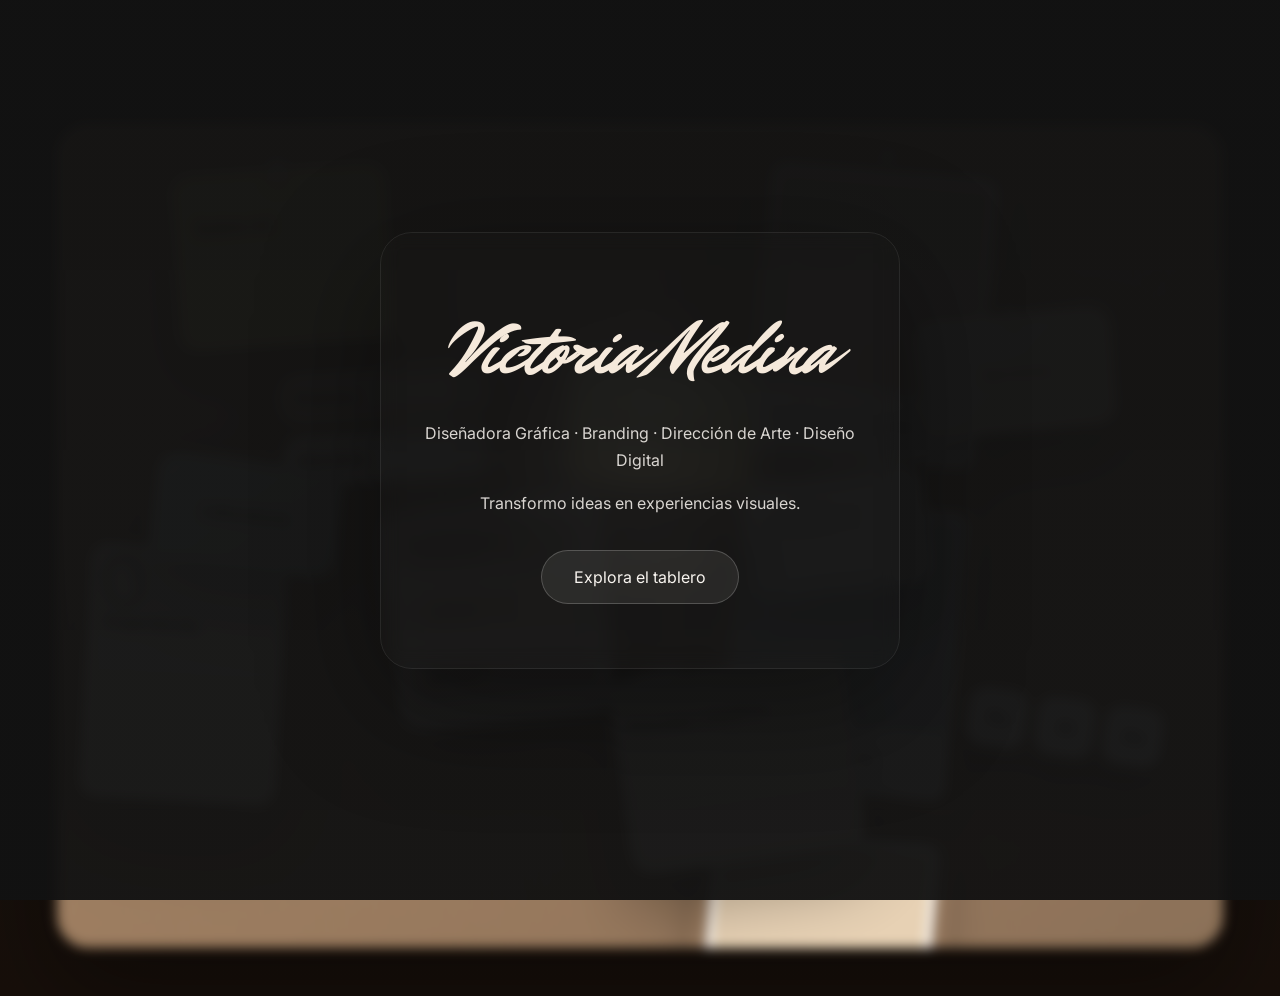
<file: index.html>
<!DOCTYPE html>
<html lang="es">
  <head>
    <meta charset="UTF-8" />
    <meta name="viewport" content="width=device-width, initial-scale=1.0" />
    <title>Victoria Medina | Portafolio Creativo</title>
    <link rel="preconnect" href="https://fonts.googleapis.com" />
    <link rel="preconnect" href="https://fonts.gstatic.com" crossorigin />
    <link
      href="https://fonts.googleapis.com/css2?family=Inter:wght@400;500;600;700;800&family=Mr+Dafoe&display=swap"
      rel="stylesheet"
    />
    <link rel="stylesheet" href="styles.css" />
  </head>
  <body>
    <div class="intro-overlay" id="introOverlay">
      <div class="intro-film"></div>
      <div class="intro-copy">
        <p class="headline">Victoria Medina</p>
        <p class="subline">Diseñadora Gráfica · Branding · Dirección de Arte · Diseño Digital</p>
        <p class="phrase" id="openingPhrase">Transformo ideas en experiencias visuales.</p>
        <button class="enter-button" id="enterButton">Explora el tablero</button>
      </div>
    </div>

    <main class="studio" id="studio">
      <section class="cork-wall" id="corkWall">
        <div class="cork-surface"></div>
        <div class="cork-mesh"></div>

        <div class="board-item note note-yellow" data-section="sobre-mi" style="--x:18vw; --y:15vh; --r:-4deg;">
          <span class="pin"></span>
          <div class="note-copy">
            <p>Sobre mí</p>
          </div>
        </div>

        <div class="board-item polaroid-group" data-section="proyectos" style="--x:65vw; --y:18vh; --r:5deg;">
          <span class="pin pin-small"></span>
          <div class="polaroid" style="--delay:0s;"><img src="assets/polaroid1.svg" alt="Polaroid Branding"/></div>
          <div class="polaroid" style="--delay:0.08s;"><img src="assets/polaroid2.svg" alt="Polaroid Editorial"/></div>
          <div class="polaroid" style="--delay:0.16s;"><img src="assets/polaroid3.svg" alt="Polaroid Packaging"/></div>
        </div>

        <div class="board-item paper paper-clip" data-section="experiencia" style="--x:10vw; --y:62vh; --r:3deg;">
          <div class="clip"></div>
          <div class="paper-copy"><p>Experiencia</p></div>
        </div>

        <div class="board-item pantone" data-section="habilidades" style="--x:35vw; --y:55vh; --r:-6deg;">
          <span class="pin"></span>
          <div class="swatch top">Branding</div>
          <div class="swatch mid">Editorial</div>
          <div class="swatch bot">Motion</div>
        </div>

        <div class="board-item sticker-stash" data-section="software" style="--x:80vw; --y:68vh; --r:8deg;">
          <div class="sticker">Ps</div>
          <div class="sticker">Ai</div>
          <div class="sticker">Ae</div>
        </div>

        <div class="board-item sketchpad" data-section="proceso" style="--x:54vw; --y:72vh; --r:-8deg;">
          <span class="tape tape-top"></span>
          <div class="sketch-frame"><p>Proceso creativo</p></div>
        </div>

        <div class="board-item cards" data-section="servicios" style="--x:76vw; --y:28vh; --r:-5deg;">
          <span class="pin pin-small"></span>
          <div class="business-card"><p>Servicios</p></div>
        </div>

        <div class="board-item sticky-notes" data-section="testimonios" style="--x:48vw; --y:34vh; --r:4deg;">
          <span class="pin"></span>
          <div class="handwritten">Testimonios</div>
        </div>

        <div class="board-item trophies" data-section="logros" style="--x:26vw; --y:34vh; --r:-3deg;">
          <div class="award"><span>Premios</span></div>
          <div class="award small"><span>Medallas</span></div>
        </div>

        <div class="board-item lab" data-section="lab" style="--x:15vw; --y:44vh; --r:7deg;">
          <div class="lab-box"><span>Laboratorio</span></div>
        </div>

        <div class="board-item contact-card" data-section="contacto" style="--x:62vw; --y:46vh; --r:-7deg;">
          <div class="contact-card-face"><p>Contacto</p></div>
        </div>

        <div class="board-item EasterEgg" title="Minijuego secreto" style="--x:90vw; --y:8vh; --r:0deg;">
          <span class="secret-dot"></span>
        </div>
      </section>
    </main>

    <div class="page-panel" id="pagePanel" aria-hidden="true">
      <button class="close-panel" id="closePanel">Volver al tablero</button>
      <div class="panel-content" id="panelContent"></div>
    </div>

    <script src="script.js"></script>
    <audio id="tackFile" src="assets/tack.wav" preload="auto"></audio>
  </body>
</html>
</file>
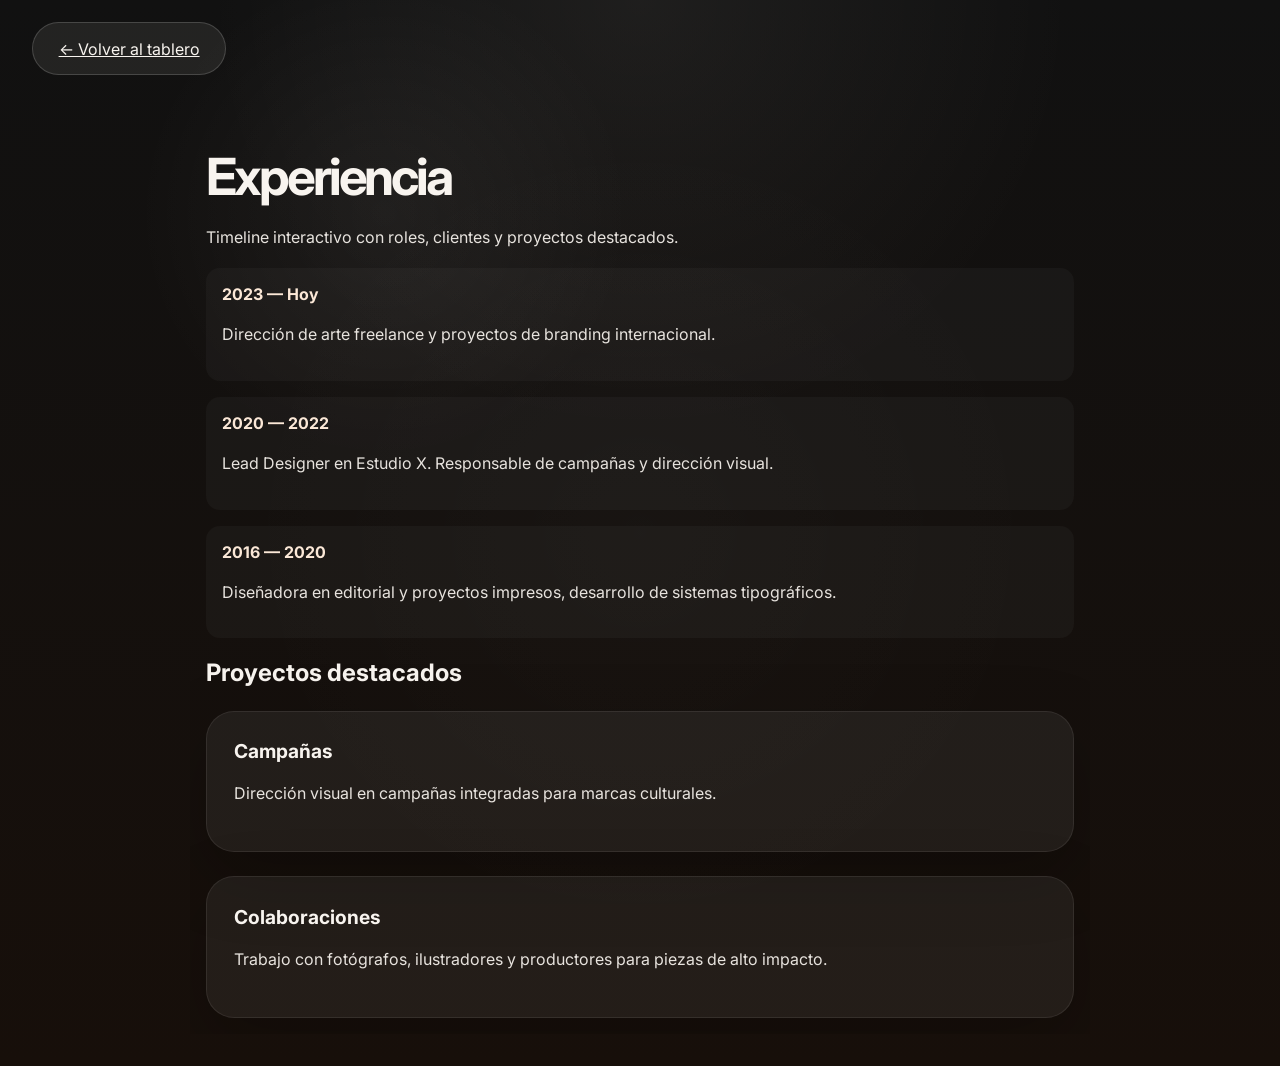
<file: experiencia.html>
<!doctype html>
<html lang="es">
  <head>
    <meta charset="utf-8" />
    <meta name="viewport" content="width=device-width,initial-scale=1" />
    <title>Experiencia — Victoria Medina</title>
    <link href="https://fonts.googleapis.com/css2?family=Inter:wght@400;600;700&display=swap" rel="stylesheet">
    <link rel="stylesheet" href="styles.css">
    <style>
      .timeline{display:flex;flex-direction:column;gap:1rem;margin-top:1rem}
      .when{font-weight:700;color:#fbe8d7}
      .event{background:rgba(255,255,255,0.03);padding:1rem;border-radius:14px}
    </style>
  </head>
  <body class="page-transition">
    <header style="padding:1.4rem 2rem;display:flex;justify-content:space-between;align-items:center">
      <a href="index.html" class="close-panel" id="backBtn">← Volver al tablero</a>
    </header>
    <main class="panel-content" style="max-width:900px;margin:2rem auto;padding:1rem">
      <h1>Experiencia</h1>
      <p>Timeline interactivo con roles, clientes y proyectos destacados.</p>

      <div class="timeline">
        <div class="event"><div class="when">2023 — Hoy</div><p>Dirección de arte freelance y proyectos de branding internacional.</p></div>
        <div class="event"><div class="when">2020 — 2022</div><p>Lead Designer en Estudio X. Responsable de campañas y dirección visual.</p></div>
        <div class="event"><div class="when">2016 — 2020</div><p>Diseñadora en editorial y proyectos impresos, desarrollo de sistemas tipográficos.</p></div>
      </div>

      <section style="margin-top:1.2rem">
        <h2>Proyectos destacados</h2>
        <div class="panel-grid">
          <div class="panel-card"><h2>Campañas</h2><p>Dirección visual en campañas integradas para marcas culturales.</p></div>
          <div class="panel-card"><h2>Colaboraciones</h2><p>Trabajo con fotógrafos, ilustradores y productores para piezas de alto impacto.</p></div>
        </div>
      </section>
    </main>

    <script>
      const bodyEl = document.body;
      window.addEventListener('DOMContentLoaded', () => {
        requestAnimationFrame(() => bodyEl.classList.add('entered'));
      });
      const backBtn = document.getElementById('backBtn');
      backBtn.addEventListener('click', (e) => {
        e.preventDefault();
        const href = backBtn.getAttribute('href');
        bodyEl.classList.add('exiting');
        bodyEl.classList.remove('entered');
        try { new Audio('assets/tack.wav').play(); } catch (err) {}
        setTimeout(() => window.location = href, 520);
      });
    </script>
  </body>
</html>
</file>
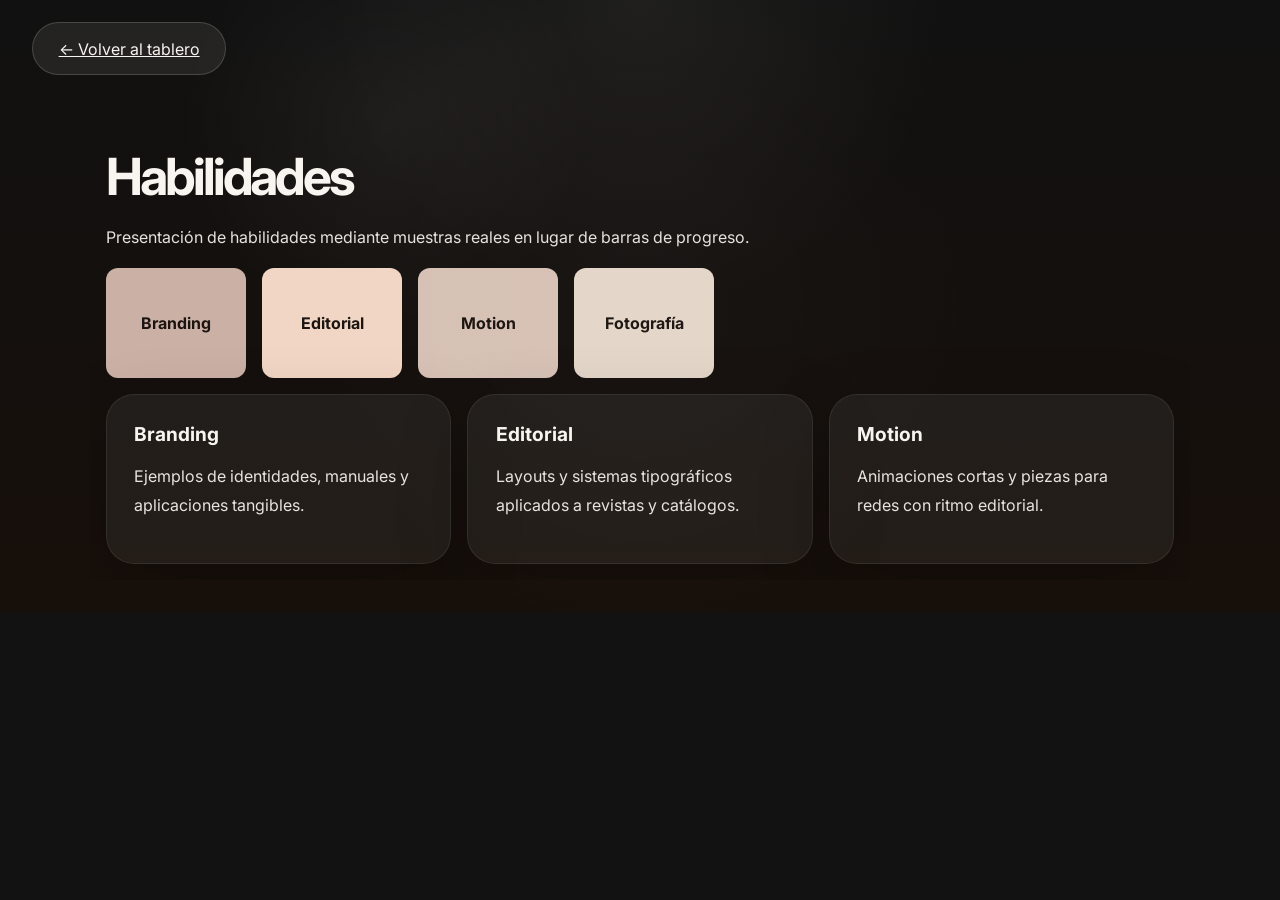
<file: habilidades.html>
<!doctype html>
<html lang="es">
  <head>
    <meta charset="utf-8" />
    <meta name="viewport" content="width=device-width,initial-scale=1" />
    <title>Habilidades — Victoria Medina</title>
    <link href="https://fonts.googleapis.com/css2?family=Inter:wght@400;600;700&display=swap" rel="stylesheet">
    <link rel="stylesheet" href="styles.css">
    <style>
      .swatches{display:flex;flex-wrap:wrap;gap:1rem;margin-top:1rem}
      .sw{width:140px;height:110px;border-radius:12px;display:grid;place-items:center;color:#1b1410;font-weight:700}
      .examples{margin-top:1rem;display:grid;grid-template-columns:repeat(auto-fit,minmax(220px,1fr));gap:1rem}
    </style>
  </head>
  <body class="page-transition">
    <header style="padding:1.4rem 2rem;display:flex;justify-content:space-between;align-items:center">
      <a href="index.html" class="close-panel" id="backBtn">← Volver al tablero</a>
    </header>
    <main class="panel-content" style="max-width:1100px;margin:2rem auto;padding:1rem">
      <h1>Habilidades</h1>
      <p>Presentación de habilidades mediante muestras reales en lugar de barras de progreso.</p>

      <div class="swatches">
        <div class="sw" style="background:#cbb0a5">Branding</div>
        <div class="sw" style="background:#f1d6c5">Editorial</div>
        <div class="sw" style="background:#d7c1b5">Motion</div>
        <div class="sw" style="background:#e4d6c8">Fotografía</div>
      </div>

      <div class="examples">
        <div class="panel-card"><h2>Branding</h2><p>Ejemplos de identidades, manuales y aplicaciones tangibles.</p></div>
        <div class="panel-card"><h2>Editorial</h2><p>Layouts y sistemas tipográficos aplicados a revistas y catálogos.</p></div>
        <div class="panel-card"><h2>Motion</h2><p>Animaciones cortas y piezas para redes con ritmo editorial.</p></div>
      </div>
    </main>

    <script>
      const bodyEl = document.body;
      window.addEventListener('DOMContentLoaded', () => {
        requestAnimationFrame(() => bodyEl.classList.add('entered'));
      });
      const backBtn = document.getElementById('backBtn');
      backBtn.addEventListener('click', (e) => {
        e.preventDefault();
        const href = backBtn.getAttribute('href');
        bodyEl.classList.add('exiting');
        bodyEl.classList.remove('entered');
        try { new Audio('assets/tack.wav').play(); } catch (err) {}
        setTimeout(() => window.location = href, 520);
      });
    </script>
  </body>
</html>
</file>
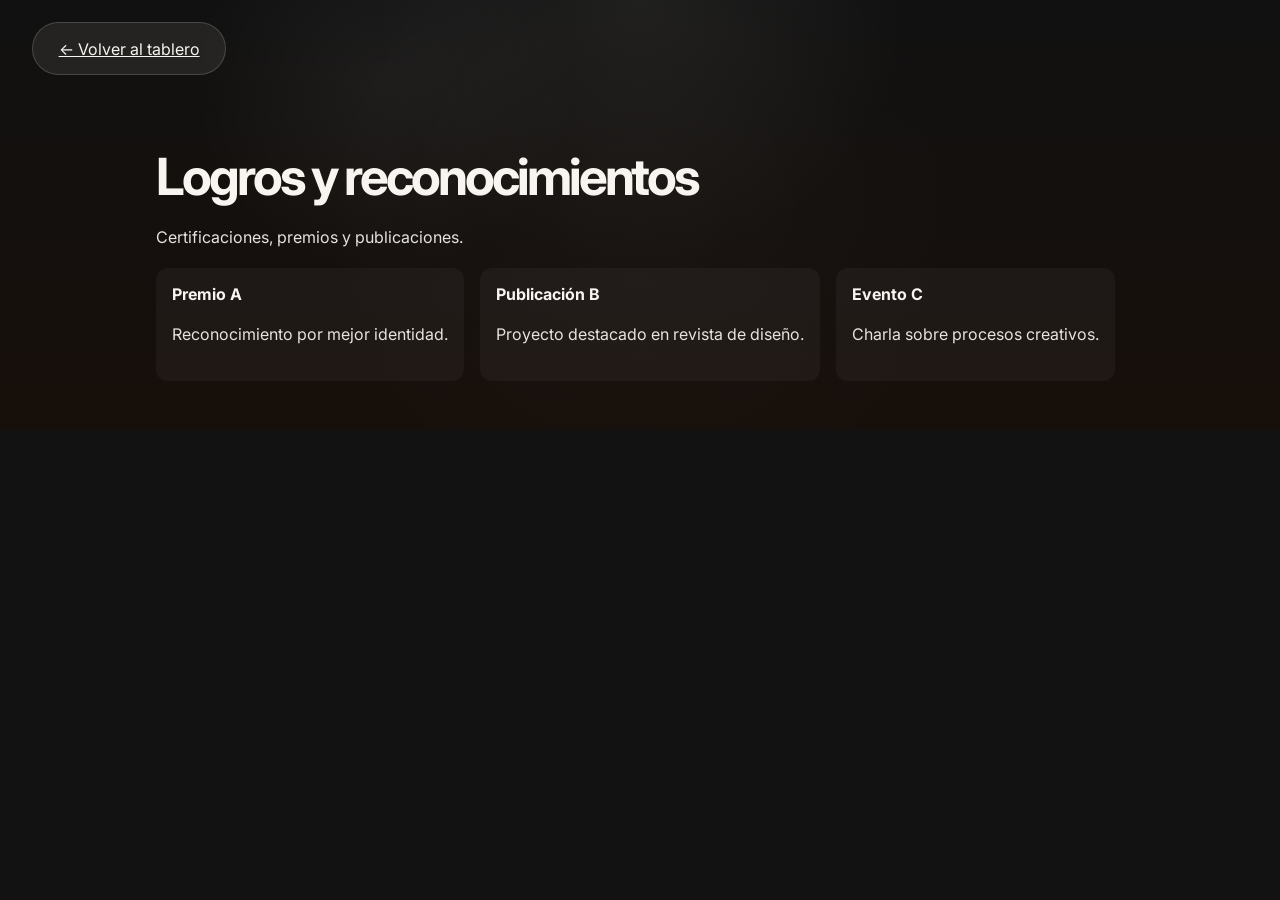
<file: log.html>
<!doctype html>
<html lang="es">
  <head>
    <meta charset="utf-8" />
    <meta name="viewport" content="width=device-width,initial-scale=1" />
    <title>Logros — Victoria Medina</title>
    <link href="https://fonts.googleapis.com/css2?family=Inter:wght@400;600;700&display=swap" rel="stylesheet">
    <link rel="stylesheet" href="styles.css">
    <style>
      .ach{display:flex;gap:1rem;flex-wrap:wrap;margin-top:1rem}
      .ach .card{background:rgba(255,255,255,0.04);padding:1rem;border-radius:12px}
    </style>
  </head>
  <body class="page-transition">
    <header style="padding:1.4rem 2rem;display:flex;justify-content:space-between;align-items:center">
      <a href="index.html" class="close-panel" id="backBtn">← Volver al tablero</a>
    </header>
    <main class="panel-content" style="max-width:1000px;margin:2rem auto;padding:1rem">
      <h1>Logros y reconocimientos</h1>
      <p>Certificaciones, premios y publicaciones.</p>

      <div class="ach">
        <div class="card"><strong>Premio A</strong><p>Reconocimiento por mejor identidad.</p></div>
        <div class="card"><strong>Publicación B</strong><p>Proyecto destacado en revista de diseño.</p></div>
        <div class="card"><strong>Evento C</strong><p>Charla sobre procesos creativos.</p></div>
      </div>
    </main>

    <script>
      const bodyEl = document.body;
      window.addEventListener('DOMContentLoaded', () => {
        requestAnimationFrame(() => bodyEl.classList.add('entered'));
      });
      const backBtn = document.getElementById('backBtn');
      backBtn.addEventListener('click', (e) => {
        e.preventDefault();
        const href = backBtn.getAttribute('href');
        bodyEl.classList.add('exiting');
        bodyEl.classList.remove('entered');
        try { new Audio('assets/tack.wav').play(); } catch (err) {}
        setTimeout(() => window.location = href, 520);
      });
    </script>
  </body>
</html>
</file>
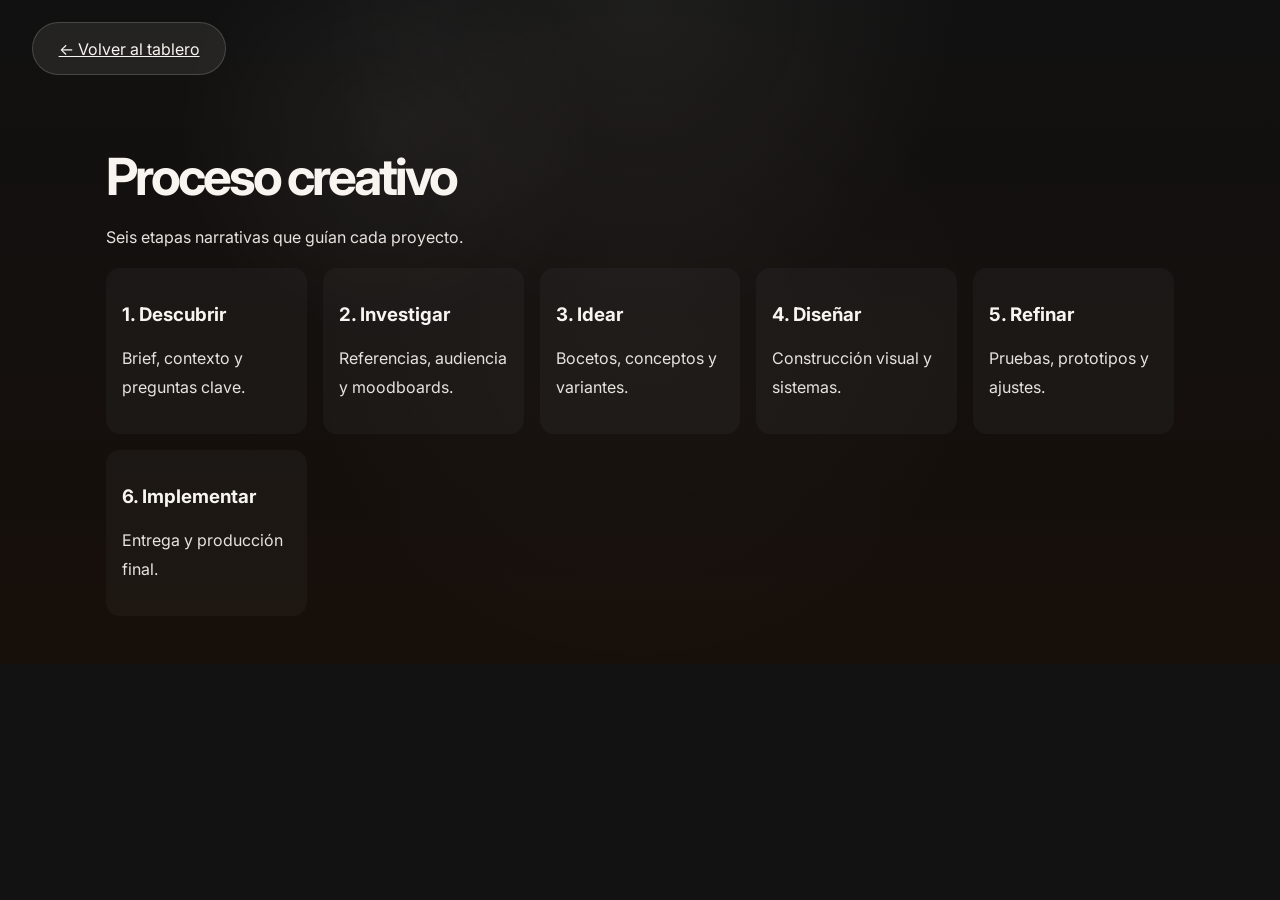
<file: proceso.html>
<!doctype html>
<html lang="es">
  <head>
    <meta charset="utf-8" />
    <meta name="viewport" content="width=device-width,initial-scale=1" />
    <title>Proceso creativo — Victoria Medina</title>
    <link href="https://fonts.googleapis.com/css2?family=Inter:wght@400;600;700&display=swap" rel="stylesheet">
    <link rel="stylesheet" href="styles.css">
    <style>
      .steps{display:grid;grid-template-columns:repeat(auto-fit,minmax(200px,1fr));gap:1rem;margin-top:1rem}
      .step{background:rgba(255,255,255,0.03);padding:1rem;border-radius:14px}
    </style>
  </head>
  <body class="page-transition">
    <header style="padding:1.4rem 2rem;display:flex;justify-content:space-between;align-items:center">
      <a href="index.html" class="close-panel" id="backBtn">← Volver al tablero</a>
    </header>
    <main class="panel-content" style="max-width:1100px;margin:2rem auto;padding:1rem">
      <h1>Proceso creativo</h1>
      <p>Seis etapas narrativas que guían cada proyecto.</p>

      <div class="steps">
        <div class="step"><h3>1. Descubrir</h3><p>Brief, contexto y preguntas clave.</p></div>
        <div class="step"><h3>2. Investigar</h3><p>Referencias, audiencia y moodboards.</p></div>
        <div class="step"><h3>3. Idear</h3><p>Bocetos, conceptos y variantes.</p></div>
        <div class="step"><h3>4. Diseñar</h3><p>Construcción visual y sistemas.</p></div>
        <div class="step"><h3>5. Refinar</h3><p>Pruebas, prototipos y ajustes.</p></div>
        <div class="step"><h3>6. Implementar</h3><p>Entrega y producción final.</p></div>
      </div>
    </main>

    <script>
      const bodyEl = document.body;
      window.addEventListener('DOMContentLoaded', () => {
        requestAnimationFrame(() => bodyEl.classList.add('entered'));
      });
      const backBtn = document.getElementById('backBtn');
      backBtn.addEventListener('click', (e) => {
        e.preventDefault();
        const href = backBtn.getAttribute('href');
        bodyEl.classList.add('exiting');
        bodyEl.classList.remove('entered');
        try { new Audio('assets/tack.wav').play(); } catch (err) {}
        setTimeout(() => window.location = href, 520);
      });
    </script>
  </body>
</html>
</file>
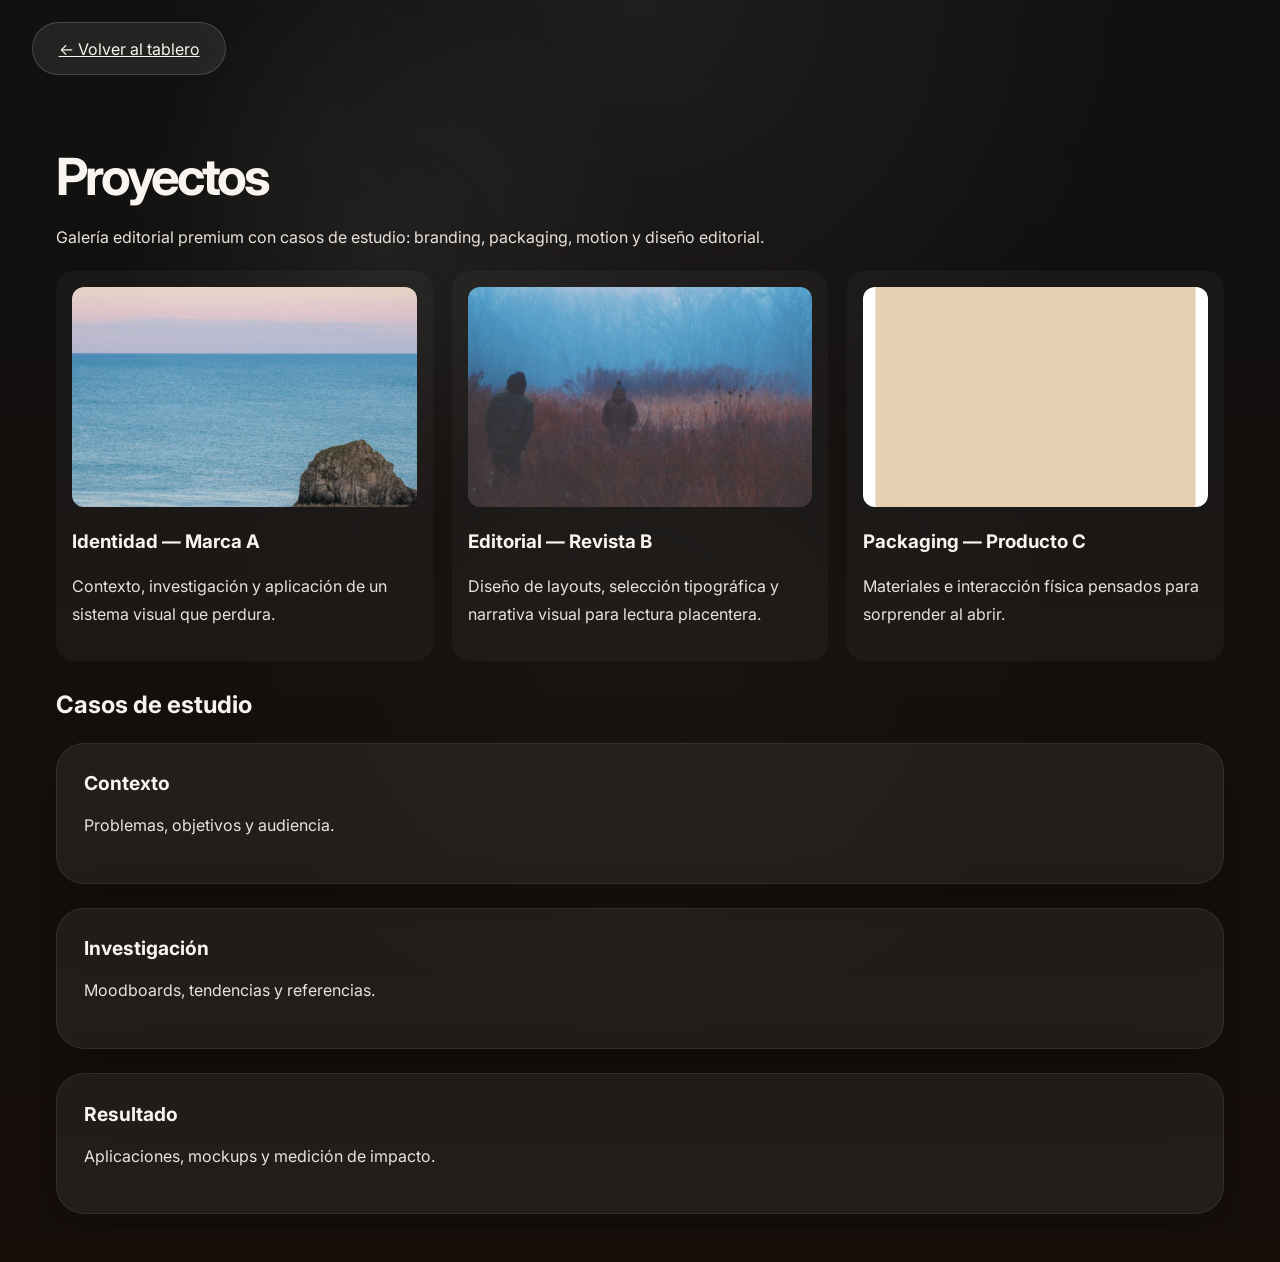
<file: proyectos.html>
<!doctype html>
<html lang="es">
  <head>
    <meta charset="utf-8" />
    <meta name="viewport" content="width=device-width,initial-scale=1" />
    <title>Proyectos — Victoria Medina</title>
    <link href="https://fonts.googleapis.com/css2?family=Inter:wght@400;600;700&display=swap" rel="stylesheet">
    <link rel="stylesheet" href="styles.css">
    <style>
      .gallery{display:grid;grid-template-columns:repeat(auto-fit,minmax(260px,1fr));gap:1.2rem;margin-top:1.2rem}
      .case{background:rgba(255,255,255,0.03);border-radius:18px;padding:1rem;overflow:hidden}
      .case img{width:100%;height:220px;object-fit:cover;border-radius:12px}
      .meta{color:rgba(248,244,239,0.9)}
    </style>
  </head>
  <body class="page-transition">
    <header style="padding:1.4rem 2rem;display:flex;justify-content:space-between;align-items:center">
      <a href="index.html" class="close-panel" id="backBtn">← Volver al tablero</a>
    </header>
    <main class="panel-content" style="max-width:1200px;margin:2rem auto;padding:1rem">
      <h1>Proyectos</h1>
      <p class="meta">Galería editorial premium con casos de estudio: branding, packaging, motion y diseño editorial.</p>

      <div class="gallery">
        <article class="case">
          <img src="assets/polaroid-hero-1.jpg" alt="Proyecto Branding">
          <h3>Identidad — Marca A</h3>
          <p>Contexto, investigación y aplicación de un sistema visual que perdura.</p>
        </article>
        <article class="case">
          <img src="assets/polaroid-hero-2.jpg" alt="Proyecto Editorial">
          <h3>Editorial — Revista B</h3>
          <p>Diseño de layouts, selección tipográfica y narrativa visual para lectura placentera.</p>
        </article>
        <article class="case">
          <img src="assets/polaroid3.svg" alt="Proyecto Packaging">
          <h3>Packaging — Producto C</h3>
          <p>Materiales e interacción física pensados para sorprender al abrir.</p>
        </article>
      </div>

      <section style="margin-top:1.8rem">
        <h2>Casos de estudio</h2>
        <div class="panel-grid">
          <div class="panel-card"><h2>Contexto</h2><p>Problemas, objetivos y audiencia.</p></div>
          <div class="panel-card"><h2>Investigación</h2><p>Moodboards, tendencias y referencias.</p></div>
          <div class="panel-card"><h2>Resultado</h2><p>Aplicaciones, mockups y medición de impacto.</p></div>
        </div>
      </section>
    </main>

    <script>
      const bodyEl = document.body;
      window.addEventListener('DOMContentLoaded', () => {
        requestAnimationFrame(() => bodyEl.classList.add('entered'));
      });
      const backBtn = document.getElementById('backBtn');
      backBtn.addEventListener('click', (e) => {
        e.preventDefault();
        const href = backBtn.getAttribute('href');
        bodyEl.classList.add('exiting');
        bodyEl.classList.remove('entered');
        try { new Audio('assets/tack.wav').play(); } catch (err) {}
        setTimeout(() => window.location = href, 520);
      });
    </script>
  </body>
</html>
</file>
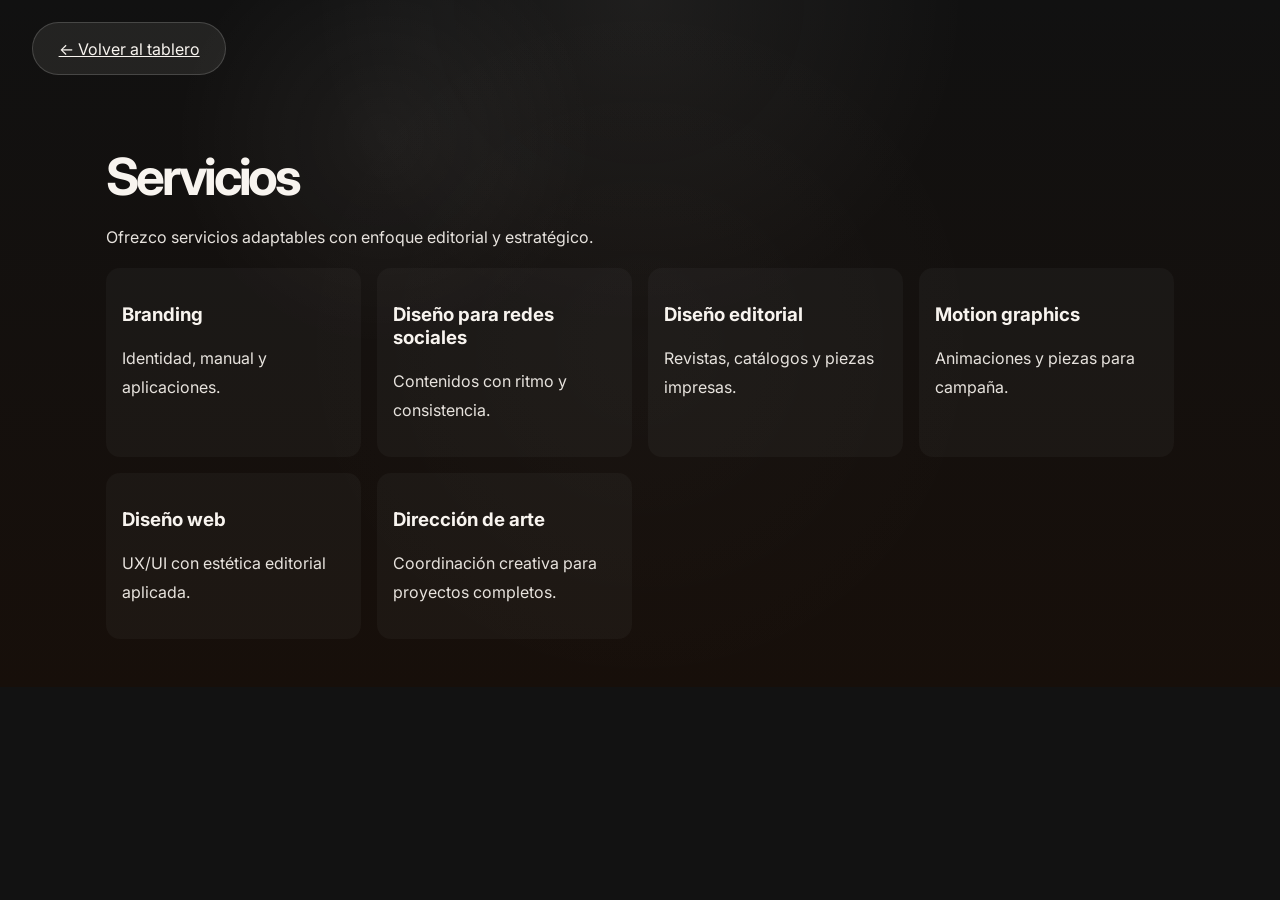
<file: servicios.html>
<!doctype html>
<html lang="es">
  <head>
    <meta charset="utf-8" />
    <meta name="viewport" content="width=device-width,initial-scale=1" />
    <title>Servicios — Victoria Medina</title>
    <link href="https://fonts.googleapis.com/css2?family=Inter:wght@400;600;700&display=swap" rel="stylesheet">
    <link rel="stylesheet" href="styles.css">
    <style>
      .services{display:grid;grid-template-columns:repeat(auto-fit,minmax(220px,1fr));gap:1rem;margin-top:1rem}
      .service{background:rgba(255,255,255,0.03);padding:1rem;border-radius:14px}
    </style>
  </head>
  <body class="page-transition">
    <header style="padding:1.4rem 2rem;display:flex;justify-content:space-between;align-items:center">
      <a href="index.html" class="close-panel" id="backBtn">← Volver al tablero</a>
    </header>
    <main class="panel-content" style="max-width:1100px;margin:2rem auto;padding:1rem">
      <h1>Servicios</h1>
      <p>Ofrezco servicios adaptables con enfoque editorial y estratégico.</p>

      <div class="services">
        <div class="service"><h3>Branding</h3><p>Identidad, manual y aplicaciones.</p></div>
        <div class="service"><h3>Diseño para redes sociales</h3><p>Contenidos con ritmo y consistencia.</p></div>
        <div class="service"><h3>Diseño editorial</h3><p>Revistas, catálogos y piezas impresas.</p></div>
        <div class="service"><h3>Motion graphics</h3><p>Animaciones y piezas para campaña.</p></div>
        <div class="service"><h3>Diseño web</h3><p>UX/UI con estética editorial aplicada.</p></div>
        <div class="service"><h3>Dirección de arte</h3><p>Coordinación creativa para proyectos completos.</p></div>
      </div>

    </main>

    <script>
      const bodyEl = document.body;
      window.addEventListener('DOMContentLoaded', () => {
        requestAnimationFrame(() => bodyEl.classList.add('entered'));
      });
      const backBtn = document.getElementById('backBtn');
      backBtn.addEventListener('click', (e) => {
        e.preventDefault();
        const href = backBtn.getAttribute('href');
        bodyEl.classList.add('exiting');
        bodyEl.classList.remove('entered');
        try { new Audio('assets/tack.wav').play(); } catch (err) {}
        setTimeout(() => window.location = href, 520);
      });
    </script>
  </body>
</html>
</file>
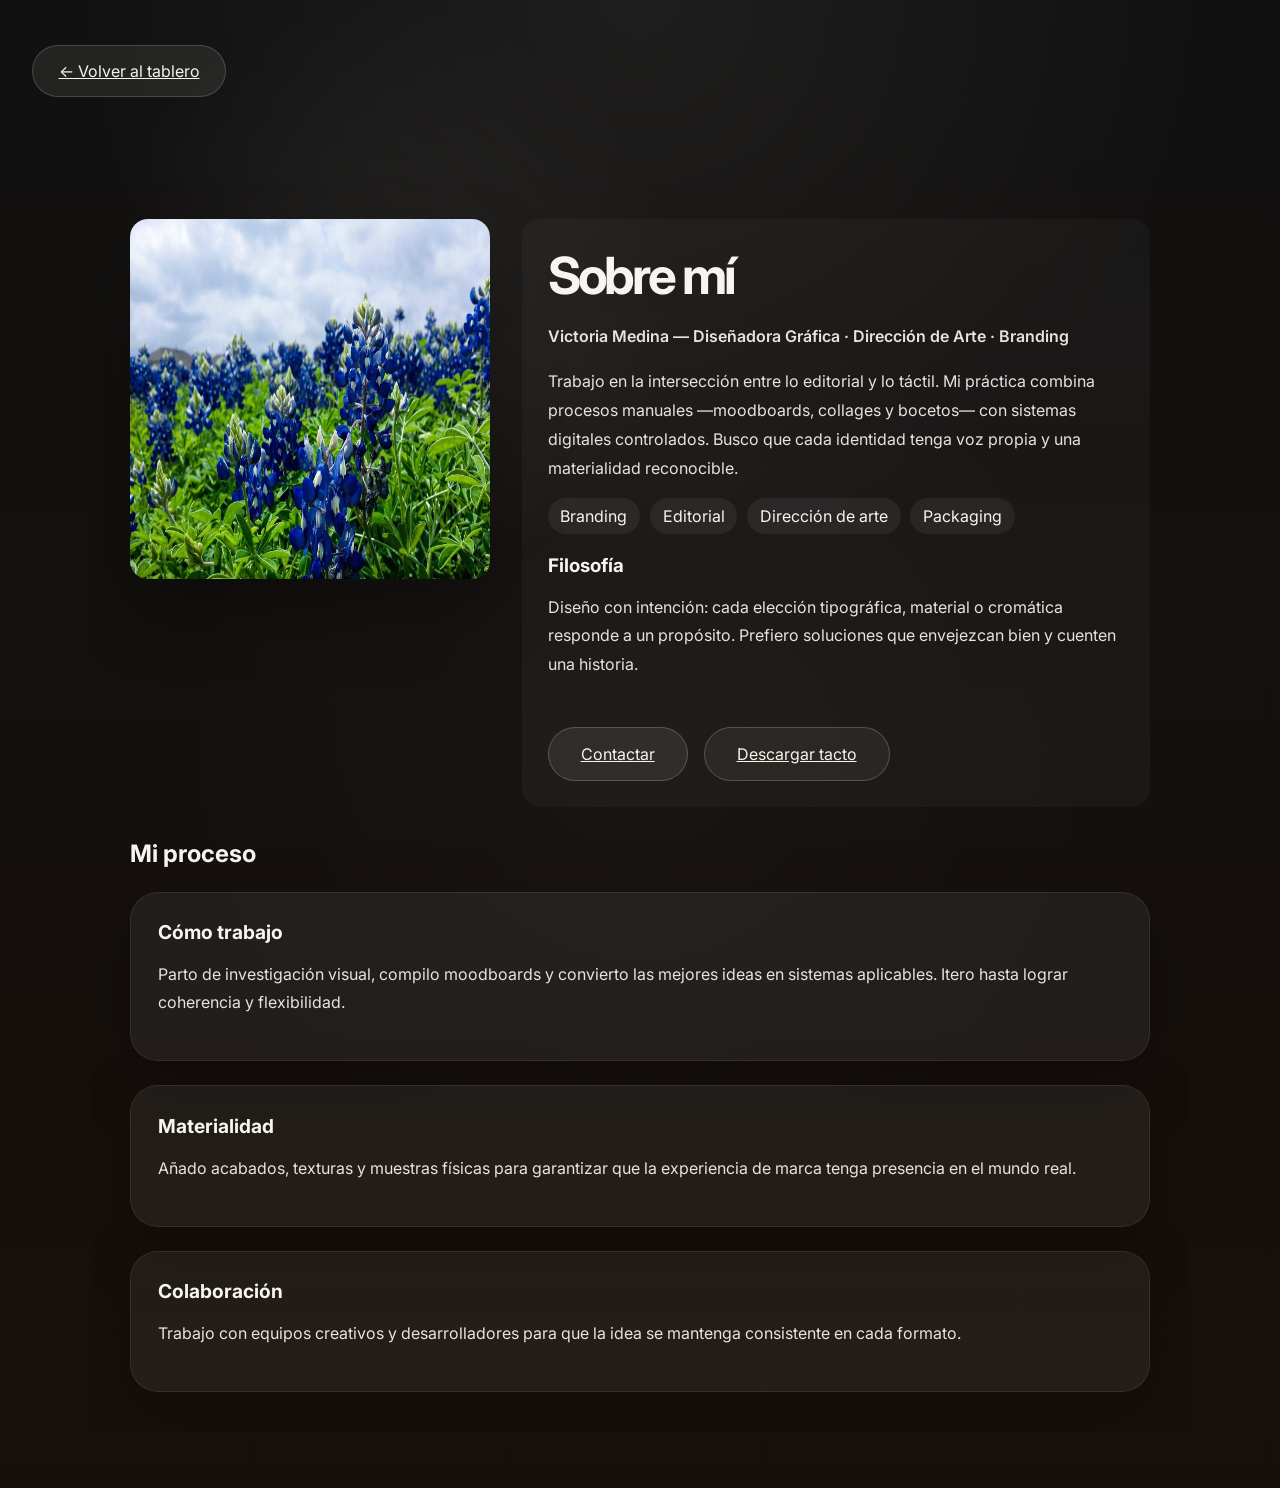
<file: sobre-mi.html>
<!doctype html>
<html lang="es">
  <head>
    <meta charset="utf-8" />
    <meta name="viewport" content="width=device-width,initial-scale=1" />
    <title>Sobre mí — Victoria Medina</title>
    <link rel="preconnect" href="https://fonts.googleapis.com">
    <link rel="preconnect" href="https://fonts.gstatic.com" crossorigin>
    <link href="https://fonts.googleapis.com/css2?family=Inter:wght@400;600;700&family=Mr+Dafoe&display=swap" rel="stylesheet">
    <link rel="stylesheet" href="styles.css">
    <style>
      .inner-hero{max-width:1100px;margin:3.5rem auto;padding:2.5rem}
      .hero-grid{display:grid;grid-template-columns:360px 1fr;gap:2rem;align-items:start}
      .portrait{width:360px;height:360px;border-radius:18px;overflow:hidden;box-shadow:0 30px 70px rgba(0,0,0,.28);background:#fff;display:block}
      .bio{background:rgba(255,255,255,0.03);padding:1.6rem;border-radius:18px}
      .meta{color:rgba(248,244,239,0.9);font-weight:600;margin:0 0 .6rem}
      .chips{display:flex;gap:.6rem;flex-wrap:wrap;margin-top:.8rem}
      .chip{background:rgba(255,255,255,0.06);padding:.5rem .8rem;border-radius:999px}
      .back{margin:1.2rem 0 0;display:inline-flex;gap:.6rem;align-items:center}
    </style>
  </head>
  <body class="page-transition">
    <header style="padding:1.6rem 2rem;display:flex;justify-content:space-between;align-items:center">
      <a href="index.html" class="close-panel back" id="backBtn">← Volver al tablero</a>
    </header>

    <main class="panel-content inner-hero">
      <section class="bio-hero">
        <div class="hero-grid">
          <div>
            <img class="portrait" src="assets/studio-1.jpg" alt="Fotografía del estudio de Victoria Medina">
          </div>
          <div class="bio">
            <h1 style="margin-top:0">Sobre mí</h1>
            <p class="meta">Victoria Medina — Diseñadora Gráfica · Dirección de Arte · Branding</p>
            <p>Trabajo en la intersección entre lo editorial y lo táctil. Mi práctica combina procesos manuales —moodboards, collages y bocetos— con sistemas digitales controlados. Busco que cada identidad tenga voz propia y una materialidad reconocible.</p>
            <div class="chips">
              <div class="chip">Branding</div>
              <div class="chip">Editorial</div>
              <div class="chip">Dirección de arte</div>
              <div class="chip">Packaging</div>
            </div>

            <div style="margin-top:1.2rem">
              <h3 style="margin:.25rem 0">Filosofía</h3>
              <p>Diseño con intención: cada elección tipográfica, material o cromática responde a un propósito. Prefiero soluciones que envejezcan bien y cuenten una historia.</p>
            </div>

            <div style="margin-top:1rem;display:flex;gap:1rem">
              <a href="mailto:hola@victoriamedina.com" class="enter-button">Contactar</a>
              <a href="assets/tack.wav" download class="enter-button" style="background:rgba(248,244,239,0.06)">Descargar tacto</a>
            </div>
          </div>
        </div>
      </section>

      <section style="margin-top:2rem">
        <h2>Mi proceso</h2>
        <div class="panel-grid">
          <div class="panel-card"><h2>Cómo trabajo</h2><p>Parto de investigación visual, compilo moodboards y convierto las mejores ideas en sistemas aplicables. Itero hasta lograr coherencia y flexibilidad.</p></div>
          <div class="panel-card"><h2>Materialidad</h2><p>Añado acabados, texturas y muestras físicas para garantizar que la experiencia de marca tenga presencia en el mundo real.</p></div>
          <div class="panel-card"><h2>Colaboración</h2><p>Trabajo con equipos creativos y desarrolladores para que la idea se mantenga consistente en cada formato.</p></div>
        </div>
      </section>
    </main>

    <script>
      const bodyEl = document.body;
      window.addEventListener('DOMContentLoaded', () => {
        requestAnimationFrame(() => bodyEl.classList.add('entered'));
      });
      const backBtn = document.getElementById('backBtn');
      backBtn.addEventListener('click', (e) => {
        e.preventDefault();
        const href = backBtn.getAttribute('href');
        bodyEl.classList.add('exiting');
        bodyEl.classList.remove('entered');
        try { new Audio('assets/tack.wav').play(); } catch (err) {}
        setTimeout(() => window.location = href, 520);
      });
    </script>
  </body>
</html>
</file>
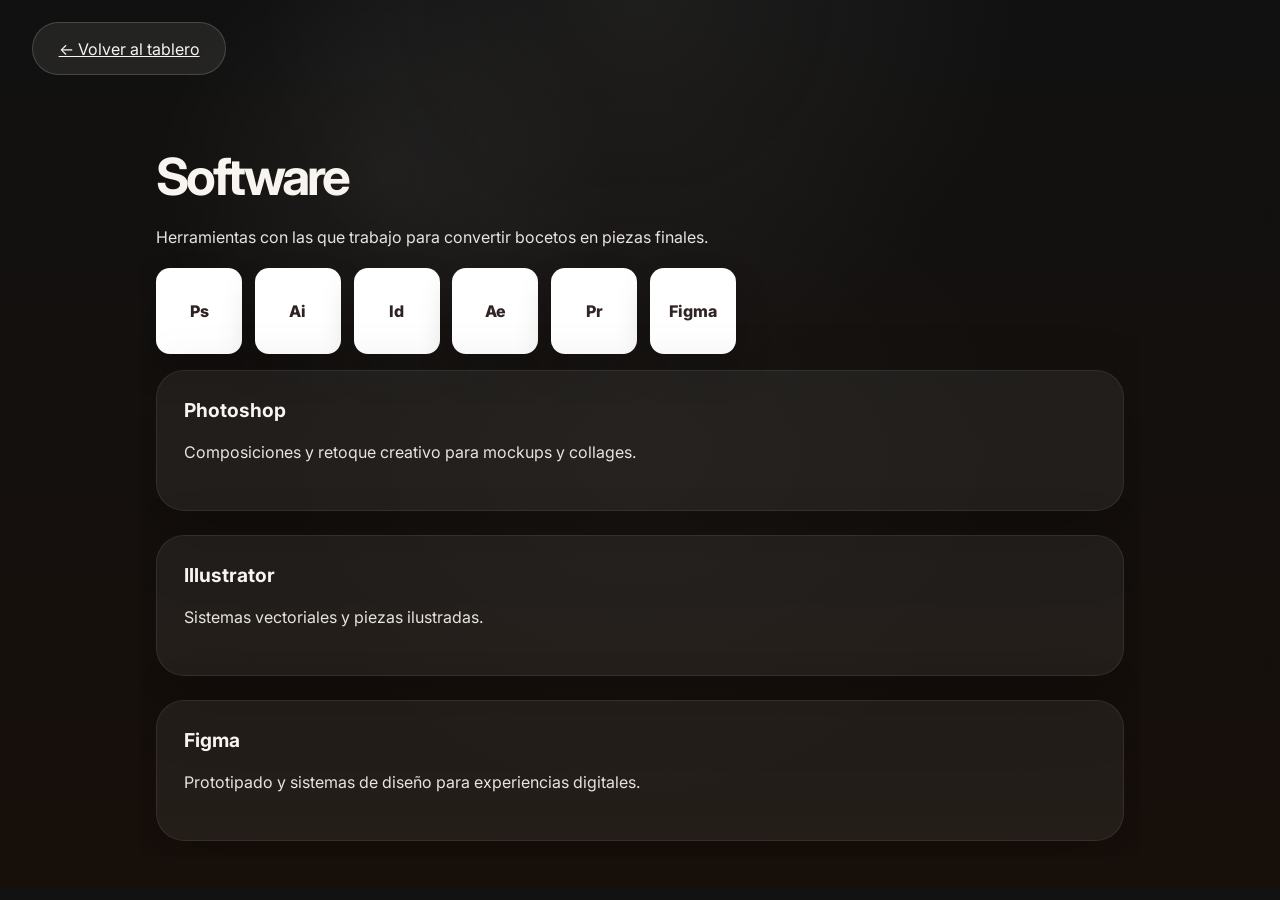
<file: software.html>
<!doctype html>
<html lang="es">
  <head>
    <meta charset="utf-8" />
    <meta name="viewport" content="width=device-width,initial-scale=1" />
    <title>Software — Victoria Medina</title>
    <link href="https://fonts.googleapis.com/css2?family=Inter:wght@400;600;700&display=swap" rel="stylesheet">
    <link rel="stylesheet" href="styles.css">
    <style>
      .stickers{display:flex;flex-wrap:wrap;gap:.8rem;margin-top:1rem}
      .sticker{width:86px;height:86px;border-radius:14px;display:grid;place-items:center;font-weight:800;background:#fff}
      .tool-examples{margin-top:1rem}
    </style>
  </head>
  <body class="page-transition">
    <header style="padding:1.4rem 2rem;display:flex;justify-content:space-between;align-items:center">
      <a href="index.html" class="close-panel" id="backBtn">← Volver al tablero</a>
    </header>
    <main class="panel-content" style="max-width:1000px;margin:2rem auto;padding:1rem">
      <h1>Software</h1>
      <p>Herramientas con las que trabajo para convertir bocetos en piezas finales.</p>

      <div class="stickers">
        <div class="sticker">Ps</div>
        <div class="sticker">Ai</div>
        <div class="sticker">Id</div>
        <div class="sticker">Ae</div>
        <div class="sticker">Pr</div>
        <div class="sticker">Figma</div>
      </div>

      <div class="tool-examples panel-grid">
        <div class="panel-card"><h2>Photoshop</h2><p>Composiciones y retoque creativo para mockups y collages.</p></div>
        <div class="panel-card"><h2>Illustrator</h2><p>Sistemas vectoriales y piezas ilustradas.</p></div>
        <div class="panel-card"><h2>Figma</h2><p>Prototipado y sistemas de diseño para experiencias digitales.</p></div>
      </div>
    </main>

    <script>
      const bodyEl = document.body;
      window.addEventListener('DOMContentLoaded', () => {
        requestAnimationFrame(() => bodyEl.classList.add('entered'));
      });
      const backBtn = document.getElementById('backBtn');
      backBtn.addEventListener('click', (e) => {
        e.preventDefault();
        const href = backBtn.getAttribute('href');
        bodyEl.classList.add('exiting');
        bodyEl.classList.remove('entered');
        try { new Audio('assets/tack.wav').play(); } catch (err) {}
        setTimeout(() => window.location = href, 520);
      });
    </script>
  </body>
</html>
</file>
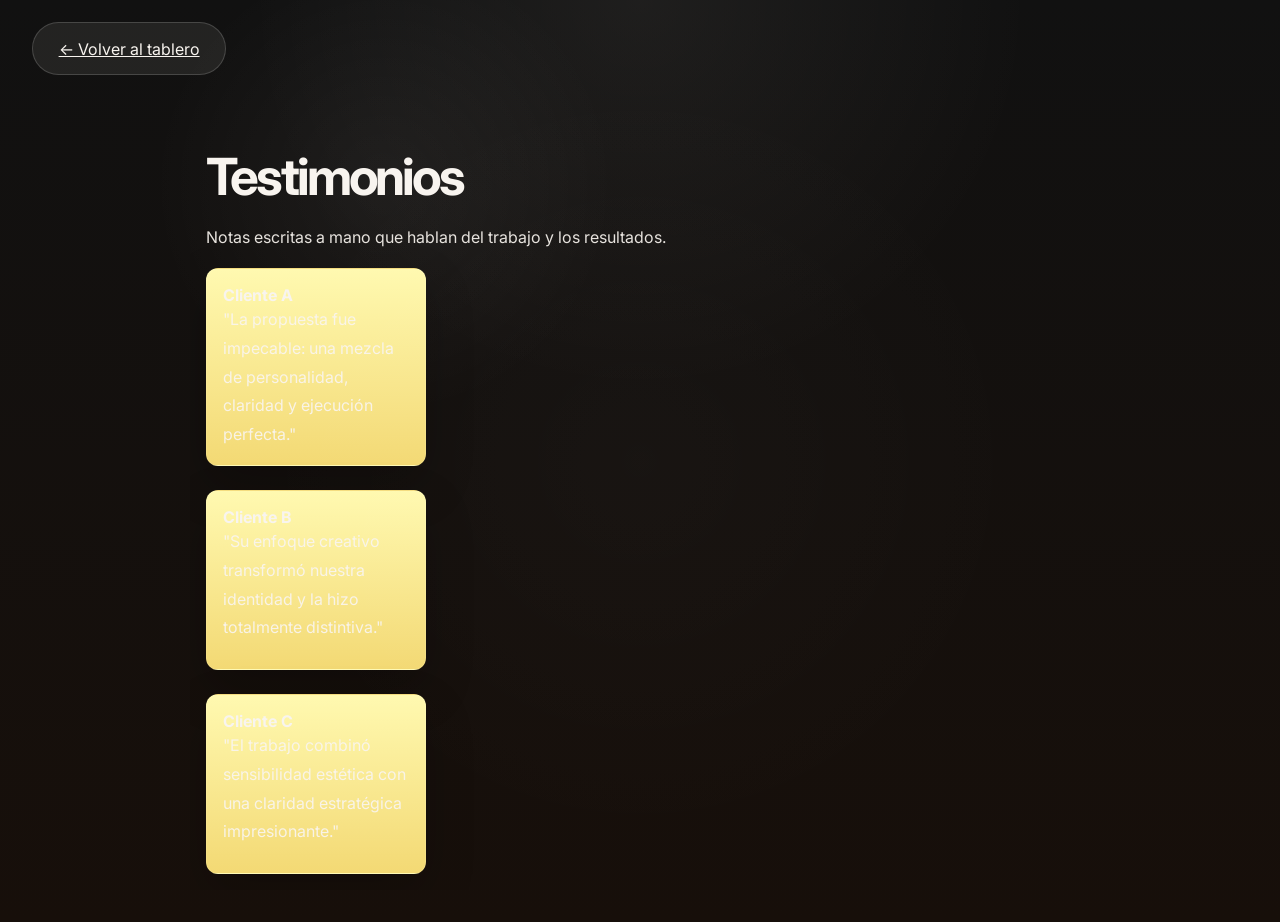
<file: testimonios.html>
<!doctype html>
<html lang="es">
  <head>
    <meta charset="utf-8" />
    <meta name="viewport" content="width=device-width,initial-scale=1" />
    <title>Testimonios — Victoria Medina</title>
    <link href="https://fonts.googleapis.com/css2?family=Inter:wght@400;600;700&display=swap" rel="stylesheet">
    <link rel="stylesheet" href="styles.css">
    <style>
      .note{background:linear-gradient(180deg,#fff9b0,#f3d974);padding:1rem;border-radius:12px;box-shadow:0 20px 50px rgba(0,0,0,0.2)}
      .note p{margin:0}
    </style>
  </head>
  <body class="page-transition">
    <header style="padding:1.4rem 2rem;display:flex;justify-content:space-between;align-items:center">
      <a href="index.html" class="close-panel" id="backBtn">← Volver al tablero</a>
    </header>

    <main class="panel-content" style="max-width:900px;margin:2rem auto;padding:1rem">
      <h1>Testimonios</h1>
      <p>Notas escritas a mano que hablan del trabajo y los resultados.</p>

      <div class="panel-grid" style="margin-top:1rem">
        <div class="panel-card note"><strong>Cliente A</strong><p>"La propuesta fue impecable: una mezcla de personalidad, claridad y ejecución perfecta."</p></div>
        <div class="panel-card note"><strong>Cliente B</strong><p>"Su enfoque creativo transformó nuestra identidad y la hizo totalmente distintiva."</p></div>
        <div class="panel-card note"><strong>Cliente C</strong><p>"El trabajo combinó sensibilidad estética con una claridad estratégica impresionante."</p></div>
      </div>
    </main>

    <script>
      const bodyEl = document.body;
      window.addEventListener('DOMContentLoaded', () => {
        requestAnimationFrame(() => bodyEl.classList.add('entered'));
      });
      const backBtn = document.getElementById('backBtn');
      backBtn.addEventListener('click', (e) => {
        e.preventDefault();
        const href = backBtn.getAttribute('href');
        bodyEl.classList.add('exiting');
        bodyEl.classList.remove('entered');
        try { new Audio('assets/tack.wav').play(); } catch (err) {}
        setTimeout(() => window.location = href, 520);
      });
    </script>
  </body>
</html>
</file>
<file: styles.css>
:root {
  color-scheme: dark;
  font-family: 'Inter', system-ui, sans-serif;
  background: #121212;
  color: #f8f4ef;
  --cork: #8d6d4e;
  --cork-dark: #75563f;
  --paper: #fbf6ee;
  --note: #f5dd72;
  --shadow: 0 28px 80px rgba(0, 0, 0, 0.24);
}

* {
  box-sizing: border-box;
}

html, body {
  min-height: 100%;
  margin: 0;
  overflow-x: hidden;
}

body {
  background: radial-gradient(circle at top, rgba(255, 241, 230, 0.06), transparent 35%),
    radial-gradient(circle at 30% 20%, rgba(255, 255, 255, 0.05), transparent 20%),
    linear-gradient(180deg, #111 0%, #170f0a 100%);
  position: relative;
}

.page-transition {
  opacity: 0;
  transform: translateY(18px) scale(0.992);
  transition: opacity 0.72s cubic-bezier(.22,.9,.31,1), transform 0.72s cubic-bezier(.24,.96,.32,1);
}

.page-transition.entered {
  opacity: 1;
  transform: translateY(0) scale(1);
}

.page-transition.exiting {
  opacity: 0;
  transform: translateY(-16px) scale(0.98);
}

body::after {
  content: '';
  position: fixed;
  inset: 0;
  background: radial-gradient(circle, rgba(255,255,255,0.02), transparent 50%);
  pointer-events: none;
}

button {
  font: inherit;
  cursor: pointer;
}

.intro-overlay {
  position: fixed;
  inset: 0;
  background: linear-gradient(180deg, rgba(18, 18, 18, 0.98), rgba(18, 18, 18, 0.96));
  display: grid;
  place-items: center;
  z-index: 30;
  opacity: 1;
  transition: opacity 1s ease 0.2s;
}

.intro-overlay.hidden {
  opacity: 0;
  pointer-events: none;
}

.intro-film {
  position: absolute;
  inset: 0;
  background: radial-gradient(circle at center, rgba(255,255,255,0.1), transparent 20%);
  opacity: 0.35;
}

.intro-copy {
  position: relative;
  text-align: center;
  max-width: 520px;
  padding: 4rem 2.5rem;
  border: 1px solid rgba(255,255,255,0.08);
  backdrop-filter: blur(10px);
  box-shadow: 0 32px 120px rgba(0,0,0,0.4);
  border-radius: 32px;
}

/* Sutil movimiento cinematográfico del contenido del intro */
.intro-copy {
  transform: translateZ(0) translateY(0);
  will-change: transform, opacity;
}

.intro-overlay.hidden .intro-copy {
  transform: translateY(-14vh) scale(0.98);
  opacity: 0.0;
  transition: transform 1s cubic-bezier(.22,.9,.31,1), opacity 0.8s ease;
}

.headline {
  font-family: 'Mr Dafoe', cursive;
  font-size: clamp(3rem, 6vw, 5.5rem);
  margin: 0;
  letter-spacing: -0.05em;
  color: #f5e9db;
}

.subline,
.phrase {
  margin: 1rem 0 0;
  font-size: 1rem;
  opacity: 0.86;
  line-height: 1.7;
}

.enter-button {
  margin-top: 2rem;
  border: 1px solid rgba(255,255,255,0.2);
  background: rgba(248, 244, 239, 0.08);
  color: #f8f4ef;
  padding: 1rem 2rem;
  border-radius: 999px;
  transition: transform 0.25s ease, background 0.25s ease;
}

.enter-button:hover {
  transform: translateY(-2px);
  background: rgba(248, 244, 239, 0.16);
}

.studio {
  min-height: 100vh;
  padding: 4rem 3rem 6rem;
}

.cork-wall {
  position: relative;
  min-height: calc(100vh - 4rem);
  border-radius: 2rem;
  overflow: hidden;
  background: linear-gradient(145deg, #9f7d5c 0%, #7d5b40 100%);
  box-shadow: inset 0 0 0 1px rgba(255,255,255,0.04),
    0 40px 100px rgba(0,0,0,0.4);
}

.cork-surface {
  position: absolute;
  inset: 0;
  background-image: url('assets/cork.svg');
  background-repeat: repeat;
  background-size: cover;
  opacity: 0.98;
}

.cork-mesh {
  position: absolute;
  inset: 0;
  background-image: radial-gradient(circle, rgba(0,0,0,0.06) 0.7px, transparent 1px),
    radial-gradient(circle, rgba(255,255,255,0.04) 0.7px, transparent 1px);
  background-size: 28px 28px;
  mix-blend-mode: overlay;
  opacity: 0.35;
}

/* Estado inicial para la entrada cinematográfica: ligeramente alejado y desenfocado */
.cork-wall {
  transform: translateY(6vh) scale(0.985);
  filter: blur(6px) saturate(0.95);
  transition: transform 1.2s cubic-bezier(.22,.9,.31,1), filter 1s ease, box-shadow 0.8s ease;
}

.cork-wall.entered {
  transform: translateY(0) scale(1);
  filter: blur(0) saturate(1);
}

.board-item {
  position: absolute;
  left: var(--x);
  top: var(--y);
  transform: translate(-50%, -50%) rotate(var(--r));
  cursor: pointer;
  transition: transform 0.3s ease, box-shadow 0.3s ease;
  z-index: 10;
}

.board-item:hover {
  transform: translate(-50%, -50%) rotate(var(--r)) scale(1.03);
}

/* Hover and press states (enhanced microinteractions) */
.board-item.hovered {
  z-index: 25;
}

.board-item.pressed {
  transform: translate(-50%, -50%) rotate(var(--r)) scale(0.985) !important;
  transition: transform 0.12s cubic-bezier(.2,.8,.2,1);
}

/* Polaroid images styling */
.polaroid img {
  width: 100%;
  height: 100%;
  object-fit: cover;
  border-radius: 14px;
  display: block;
  transition: transform 0.32s cubic-bezier(.2,.9,.3,1), box-shadow 0.28s ease;
}

.polaroid:hover img {
  transform: translateY(-6px) rotate(-1.4deg) scale(1.02);
}

/* Slight pin rotation animation */
.pin { transition: transform 0.5s ease; }
.board-item.hovered .pin { transform: rotate(-8deg) translateY(-2px); }

/* Cork zoom when an item opens: CSS variables --zoomX/--zoomY set in JS */
.cork-wall.zoomed {
  transform: translateY(0) translate(var(--zoomX, 0px), var(--zoomY, 0px)) scale(1.06);
  transition: transform 700ms cubic-bezier(.22,.9,.31,1), filter 600ms ease;
  filter: brightness(1.02) saturate(1.02) blur(0.6px);
}

/* Muted items while a section is open */
.board-item.muted { opacity: 0.12; transform: translate(-50%, -50%) scale(0.98); pointer-events: none; filter: blur(1px); }

/* Subtle floating for sketchpad and objects */
.board-item { will-change: transform, box-shadow; }

.board-item::after {
  content: '';
  position: absolute;
  inset: 0;
  box-shadow: var(--shadow, 0 30px 80px rgba(0,0,0,0.2));
  opacity: 0.8;
  pointer-events: none;
}

.note {
  width: 220px;
  min-height: 180px;
  background: var(--note);
  border-radius: 22px;
  padding: 1.5rem 1.4rem;
  box-shadow: 0 18px 36px rgba(0,0,0,0.16);
  border: 1px solid rgba(255,255,255,0.16);
}

.note-yellow {
  background: #f9e690;
}

.pin {
  width: 18px;
  height: 18px;
  background: radial-gradient(circle, #f4f4f4 28%, #ad7a4f 80%);
  border-radius: 50%;
  position: absolute;
  top: -9px;
  left: 50%;
  transform: translateX(-50%);
  box-shadow: inset 0 2px 5px rgba(255,255,255,0.5), 0 10px 18px rgba(0,0,0,0.2);
}

.pin-small {
  width: 12px;
  height: 12px;
  top: -6px;
}

.note-copy {
  font-size: 1.15rem;
  font-weight: 700;
  line-height: 1.4;
  color: #2e1f11;
}

.polaroid-group {
  width: 260px;
  height: 260px;
  display: grid;
  gap: 0.85rem;
}

.polaroid {
  position: relative;
  aspect-ratio: 4 / 5;
  background: var(--photo);
  border-radius: 18px;
  padding: 1rem;
  display: flex;
  align-items: flex-end;
  box-shadow: 0 20px 40px rgba(0,0,0,0.18);
  transition: transform 0.35s ease var(--delay, 0s);
}

.polaroid span {
  display: inline-block;
  background: rgba(255,255,255,0.88);
  color: #2a1c12;
  padding: 0.45rem 0.8rem;
  border-radius: 999px;
  font-size: 0.82rem;
  letter-spacing: 0.02em;
}

.polaroid-group:hover .polaroid {
  transform: translateY(-8px) rotate(calc(var(--r, 0deg) * 1deg));
}

.paper {
  width: 200px;
  min-height: 260px;
  background: linear-gradient(180deg, #fbf6ed 0%, #f8f0de 100%);
  border-radius: 20px;
  box-shadow: 0 32px 90px rgba(0,0,0,0.22);
  padding: 1.4rem 1.2rem;
}

.paper-clip {
  position: relative;
}

.clip {
  position: absolute;
  left: 16px;
  top: 14px;
  width: 38px;
  height: 52px;
  border: 4px solid rgba(87, 72, 55, 0.8);
  border-radius: 24px;
  transform: rotate(-12deg);
}

.paper-copy {
  margin-top: 3rem;
  font-weight: 700;
  letter-spacing: 0.02em;
  color: #463527;
}

.pantone {
  width: 220px;
  padding: 1rem;
  border-radius: 24px;
  background: rgba(248, 244, 239, 0.95);
  box-shadow: 0 30px 70px rgba(0,0,0,0.18);
}

.swatch {
  padding: 1rem 1.2rem;
  border-radius: 18px;
  color: #1b1410;
  font-weight: 700;
  margin-bottom: 0.8rem;
}

.top { background: #cbb0a5; }
.mid { background: #f1d6c5; }
.bot { background: #d7c1b5; }

.sticker-stash {
  width: 200px;
  display: flex;
  flex-wrap: wrap;
  gap: 0.6rem;
}

.sticker {
  width: 60px;
  height: 60px;
  display: grid;
  place-items: center;
  border-radius: 18px;
  background: rgba(255,255,255,0.93);
  color: #2d2121;
  font-weight: 700;
  box-shadow: 0 18px 35px rgba(0,0,0,0.2);
  transition: transform 0.25s ease;
}

.sticker:hover {
  transform: translateY(-4px) rotate(2deg);
}

.sketchpad {
  width: 240px;
  height: 200px;
  background: linear-gradient(180deg, #f6f1e7 0%, #ece2cf 100%);
  border-radius: 24px;
  box-shadow: 0 30px 65px rgba(0,0,0,0.2);
  padding: 1rem;
}

.tape {
  position: absolute;
  left: 22px;
  top: -8px;
  width: 55px;
  height: 22px;
  background: rgba(255,255,255,0.62);
  border-radius: 12px;
  transform: rotate(-9deg);
  box-shadow: 0 4px 12px rgba(0,0,0,0.12);
}

.sketch-frame {
  margin-top: 1.5rem;
  font-weight: 700;
  letter-spacing: 0.04em;
  color: #4c3821;
}

.cards {
  width: 200px;
}

.business-card {
  width: 100%;
  height: 120px;
  border-radius: 22px;
  background: linear-gradient(135deg, #fffdf7 0%, #ffe7c4 100%);
  display: grid;
  place-items: center;
  color: #4f3a26;
  box-shadow: 0 28px 64px rgba(0,0,0,0.2);
}

.sticky-notes {
  width: 190px;
  height: 130px;
  background: linear-gradient(180deg, #fff9b0 0%, #f3d974 100%);
  border-radius: 20px;
  box-shadow: 0 28px 56px rgba(0,0,0,0.2);
  display: grid;
  place-items: center;
}

.handwritten {
  font-family: 'Mr Dafoe', cursive;
  font-size: 1.8rem;
  color: #3e2e12;
}

.trophies {
  width: 210px;
  display: flex;
  flex-direction: column;
  gap: 0.7rem;
}

.award,
.award.small,
.lab-box,
.contact-card-face {
  border-radius: 22px;
  padding: 1rem;
  background: rgba(255,255,255,0.94);
  box-shadow: 0 28px 68px rgba(0,0,0,0.22);
  color: #3f2d18;
  font-weight: 700;
}

.award { background: #d8c2a7; }
.award.small { background: #f7f0e6; }
.lab-box {
  min-width: 190px;
  min-height: 110px;
  display: grid;
  place-items: center;
  background: linear-gradient(135deg, #e8f3f1 0%, #c6d9d4 100%);
}

.contact-card-face {
  min-width: 180px;
  min-height: 120px;
}

.secret-dot {
  width: 16px;
  height: 16px;
  border-radius: 50%;
  background: #ff6c6c;
  box-shadow: 0 0 24px rgba(255, 108, 108, 0.5);
}

.page-panel {
  position: fixed;
  inset: 0;
  background: rgba(10, 8, 6, 0.92);
  backdrop-filter: blur(10px);
  padding: 3rem;
  display: flex;
  flex-direction: column;
  gap: 1.5rem;
  opacity: 0;
  pointer-events: none;
  transition: opacity 0.4s ease;
  z-index: 50;
}

.page-panel.active {
  opacity: 1;
  pointer-events: auto;
}

.close-panel {
  align-self: start;
  background: rgba(248,244,239,0.08);
  color: #f8f4ef;
  border: 1px solid rgba(255,255,255,0.16);
  padding: 0.95rem 1.6rem;
  border-radius: 999px;
  transition: transform 0.2s ease, background 0.2s ease;
}

.close-panel:hover {
  transform: translateY(-2px);
  background: rgba(248,244,239,0.14);
}

.panel-content {
  overflow: auto;
  padding-right: 1rem;
}

.panel-content h1 {
  margin: 0 0 1rem;
  font-size: clamp(2rem, 4vw, 3.4rem);
  letter-spacing: -0.06em;
}

.panel-content p,
.panel-content li {
  color: rgba(248,244,239,0.92);
  line-height: 1.8;
  font-size: 1rem;
}

.panel-grid {
  display: grid;
  gap: 1.5rem;
  margin-top: 1.5rem;
}

.panel-card {
  background: rgba(255,255,255,0.06);
  border: 1px solid rgba(255,255,255,0.08);
  border-radius: 28px;
  padding: 1.7rem;
  box-shadow: 0 24px 70px rgba(0,0,0,0.22);
}

.panel-card h2 {
  margin-top: 0;
  font-size: 1.2rem;
  color: #f8f4ef;
}

.panel-card ul {
  list-style: none;
  padding: 0;
  margin: 0.75rem 0 0;
}

.panel-card li {
  margin-bottom: 0.8rem;
}

.panel-highlight {
  background: rgba(248,244,239,0.1);
  padding: 0.9rem 1rem;
  border-radius: 18px;
  margin-top: 1rem;
}

.panel-footer {
  margin-top: 2rem;
  display: grid;
  gap: 1rem;
}

.panel-footer a {
  color: #fbe8d7;
  text-decoration: none;
  border-bottom: 1px dashed rgba(255,255,255,0.35);
}

@media (max-width: 900px) {
  .studio {
    padding: 2rem 1.2rem 4rem;
  }

  .board-item {
    min-width: 160px;
  }

  .page-panel {
    padding: 2rem 1rem;
  }
}

@media (max-width: 640px) {
  .cork-wall {
    min-height: 100vh;
  }

  .board-item {
    opacity: 0.95;
  }
}
</file>
